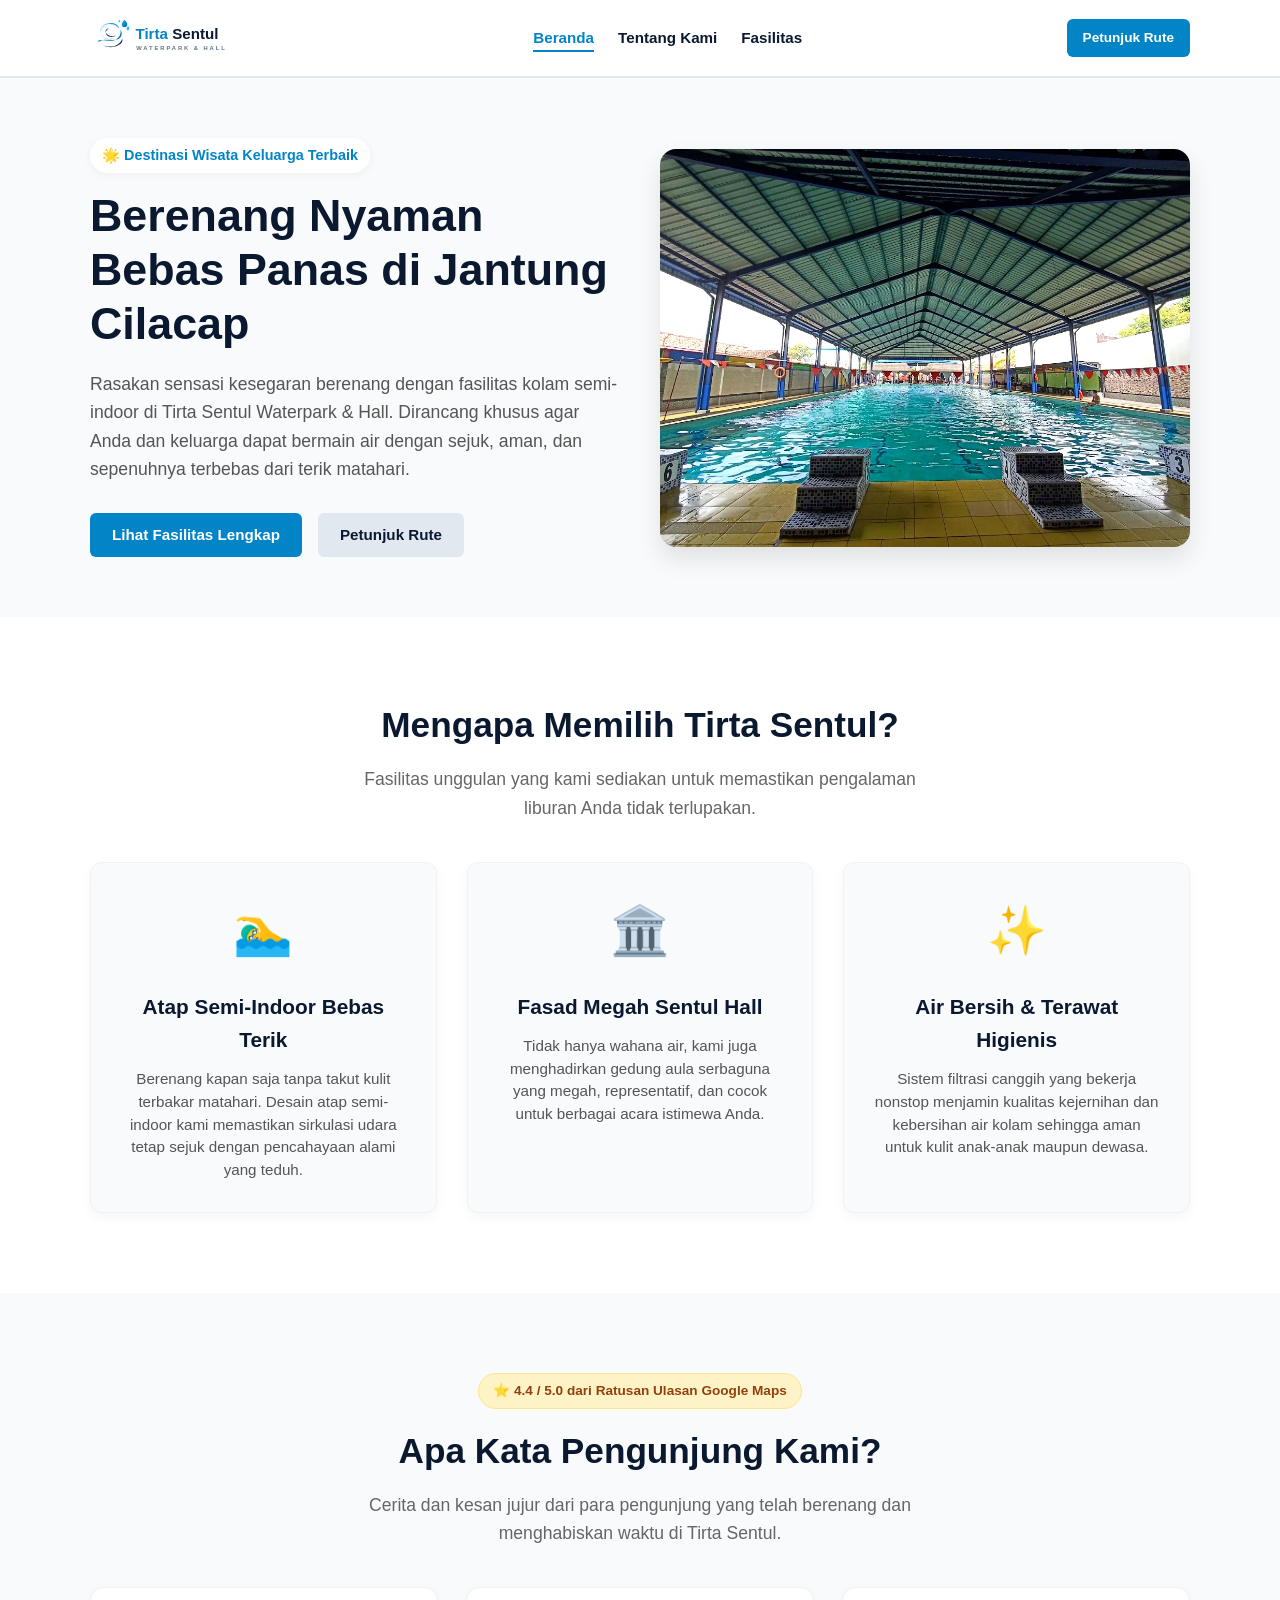
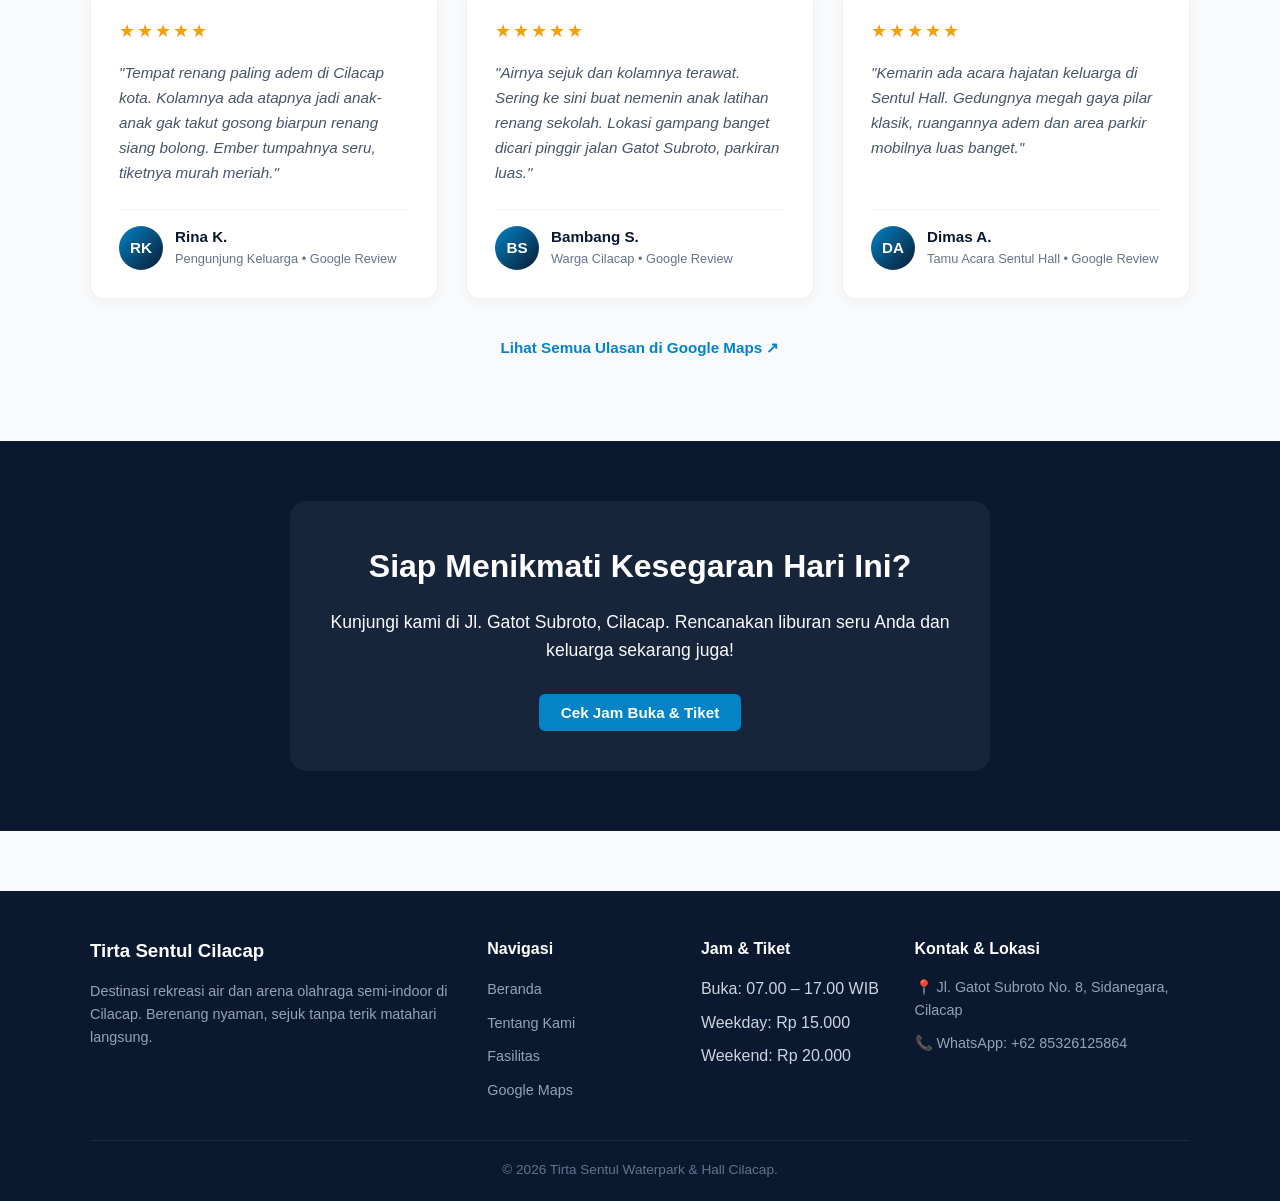
<file: index.html>
<!DOCTYPE html>
<html lang="id">
<head>
  <meta charset="UTF-8">
  <meta name="viewport" content="width=device-width, initial-scale=1.0">
  <title>Beranda - Tirta Sentul Waterpark & Hall Cilacap</title>
  <meta name="description" content="Destinasi renang semi-indoor sejuk di Cilacap. Bebas terik matahari langsung dan hujan.">
  <link rel="icon" type="image/svg+xml" href="assets/images/logo-icon.svg">
  <link rel="stylesheet" href="style.css">
</head>
<body>

  <!-- =========================================================================
       CANONICAL HEADER (DIKELOLA OLEH KETUA / PM)
       ========================================================================= -->
  <header class="site-header">
    <div class="container navbar">
      <a href="index.html" class="brand-logo" aria-label="Tirta Sentul Waterpark & Hall">
        <img src="assets/images/logo.svg" alt="Tirta Sentul Waterpark & Hall" class="brand-logo-img">
      </a>

      <nav>
        <ul class="nav-links">
          <li><a href="index.html">Beranda</a></li>
          <li><a href="tentang.html">Tentang Kami</a></li>
          <li><a href="fasilitas.html">Fasilitas</a></li>
        </ul>
      </nav>

      <a href="https://maps.google.com/?q=Sentul+Waterpark+Cilacap" target="_blank" class="btn btn-primary" style="padding: 8px 16px; font-size: 0.85rem;">
        Petunjuk Rute
      </a>
    </div>
  </header>

  <!-- =========================================================================
       MAIN CONTENT: AREA KERJA KHUSUS PIC 1 (BERANDA)
       Instruksi: Masukkan kode [BLOK 1: HTML] hasil generate AI di bawah ini.
       ========================================================================= -->
  <main id="main-content">
  <!-- HERO SECTION -->
  <section class="home-hero">
    <div class="container">
      <div class="home-hero-layout">
        <div class="home-hero-content">
          <span class="home-hero-badge">🌟 Destinasi Wisata Keluarga Terbaik</span>
          <h1 class="home-hero-title">Berenang Nyaman Bebas Panas di Jantung Cilacap</h1>
          <p class="home-hero-desc">
            Rasakan sensasi kesegaran berenang dengan fasilitas kolam semi-indoor di Tirta Sentul Waterpark & Hall. Dirancang khusus agar Anda dan keluarga dapat bermain air dengan sejuk, aman, dan sepenuhnya terbebas dari terik matahari.
          </p>
        <div class="home-hero-actions">
          <a href="fasilitas.html" class="btn btn-primary">Lihat Fasilitas Lengkap</a>
          <a href="https://maps.google.com/?q=Sentul+Waterpark+Cilacap" target="_blank" rel="noopener noreferrer" class="btn btn-secondary">Petunjuk Rute</a>
        </div>
      </div>
      <div class="home-hero-visual">
        <img src="assets/images/indoor-pool.jpg" alt="Kolam Renang Semi-Indoor Tirta Sentul Cilacap" class="home-hero-img">
      </div>
    </div>
  </div>
  </section>

    <!-- KEUNGGULAN SECTION -->
    <section class="home-highlights">
      <div class="container">
        <div class="home-section-header">
          <h2 class="home-section-title">Mengapa Memilih Tirta Sentul?</h2>
          <p class="home-section-desc">Fasilitas unggulan yang kami sediakan untuk memastikan pengalaman liburan Anda tidak terlupakan.</p>
        </div>
        
        <div class="home-highlights-grid">
          <!-- Kartu 1 -->
          <article class="home-card">
            <div class="home-card-icon">🏊‍♂️</div>
            <h3 class="home-card-title">Atap Semi-Indoor Bebas Terik</h3>
            <p class="home-card-desc">Berenang kapan saja tanpa takut kulit terbakar matahari. Desain atap semi-indoor kami memastikan sirkulasi udara tetap sejuk dengan pencahayaan alami yang teduh.</p>
          </article>

          <!-- Kartu 2 -->
          <article class="home-card">
            <div class="home-card-icon">🏛️</div>
            <h3 class="home-card-title">Fasad Megah Sentul Hall</h3>
            <p class="home-card-desc">Tidak hanya wahana air, kami juga menghadirkan gedung aula serbaguna yang megah, representatif, dan cocok untuk berbagai acara istimewa Anda.</p>
          </article>

          <!-- Kartu 3 -->
          <article class="home-card">
            <div class="home-card-icon">✨</div>
            <h3 class="home-card-title">Air Bersih &amp; Terawat Higienis</h3>
            <p class="home-card-desc">Sistem filtrasi canggih yang bekerja nonstop menjamin kualitas kejernihan dan kebersihan air kolam sehingga aman untuk kulit anak-anak maupun dewasa.</p>
          </article>
        </div>
      </div>
    </section>

    <!-- TESTIMONIALS SECTION (DATA RIIL GOOGLE MAPS REVIEWS) -->
    <section class="home-testimonials">
      <div class="container">
        <div class="home-section-header">
          <span class="home-testimonial-badge">⭐ 4.4 / 5.0 dari Ratusan Ulasan Google Maps</span>
          <h2 class="home-section-title">Apa Kata Pengunjung Kami?</h2>
          <p class="home-section-desc">Cerita dan kesan jujur dari para pengunjung yang telah berenang dan menghabiskan waktu di Tirta Sentul.</p>
        </div>

        <div class="home-testimonials-grid">
          <!-- Testimoni 1: Wisata Keluarga -->
          <article class="home-testimonial-card">
            <div class="home-testimonial-stars" aria-label="Rating 5 dari 5 bintang">★★★★★</div>
            <p class="home-testimonial-quote">
              "Tempat renang paling adem di Cilacap kota. Kolamnya ada atapnya jadi anak-anak gak takut gosong biarpun renang siang bolong. Ember tumpahnya seru, tiketnya murah meriah."
            </p>
            <div class="home-testimonial-author">
              <div class="home-testimonial-avatar">RK</div>
              <div class="home-testimonial-info">
                <strong class="home-testimonial-name">Rina K.</strong>
                <span class="home-testimonial-role">Pengunjung Keluarga • Google Review</span>
              </div>
            </div>
          </article>

          <!-- Testimoni 2: Rombongan Sekolah -->
          <article class="home-testimonial-card">
            <div class="home-testimonial-stars" aria-label="Rating 5 dari 5 bintang">★★★★★</div>
            <p class="home-testimonial-quote">
              "Airnya sejuk dan kolamnya terawat. Sering ke sini buat nemenin anak latihan renang sekolah. Lokasi gampang banget dicari pinggir jalan Gatot Subroto, parkiran luas."
            </p>
            <div class="home-testimonial-author">
              <div class="home-testimonial-avatar">BS</div>
              <div class="home-testimonial-info">
                <strong class="home-testimonial-name">Bambang S.</strong>
                <span class="home-testimonial-role">Warga Cilacap • Google Review</span>
              </div>
            </div>
          </article>

          <!-- Testimoni 3: Acara Sentul Hall -->
          <article class="home-testimonial-card">
            <div class="home-testimonial-stars" aria-label="Rating 5 dari 5 bintang">★★★★★</div>
            <p class="home-testimonial-quote">
              "Kemarin ada acara hajatan keluarga di Sentul Hall. Gedungnya megah gaya pilar klasik, ruangannya adem dan area parkir mobilnya luas banget."
            </p>
            <div class="home-testimonial-author">
              <div class="home-testimonial-avatar">DA</div>
              <div class="home-testimonial-info">
                <strong class="home-testimonial-name">Dimas A.</strong>
                <span class="home-testimonial-role">Tamu Acara Sentul Hall • Google Review</span>
              </div>
            </div>
          </article>
        </div>

        <div class="home-testimonial-footer">
          <a href="https://maps.google.com/?q=Sentul+Waterpark+Cilacap" target="_blank" rel="noopener noreferrer" class="home-testimonial-link">
            Lihat Semua Ulasan di Google Maps ↗
          </a>
        </div>
      </div>
    </section>

    <!-- CALL TO ACTION (CTA) SECTION -->
    <section class="home-cta-banner">
      <div class="container">
        <div class="home-cta-content">
          <h2 class="home-cta-title">Siap Menikmati Kesegaran Hari Ini?</h2>
          <p class="home-cta-desc">Kunjungi kami di Jl. Gatot Subroto, Cilacap. Rencanakan liburan seru Anda dan keluarga sekarang juga!</p>
          <button type="button" id="btn-info-tiket" class="btn btn-primary">Cek Jam Buka & Tiket</button>
        </div>
      </div>
    </section>

        <!-- MODAL POP-UP INFO TIKET & JAM OPERASIONAL -->
    <dialog id="modal-info-tiket" class="home-modal">
      <div class="home-modal-content">
        <div class="home-modal-header">
          <h3 class="home-modal-title">🎫 Informasi Tiket & Jam Buka</h3>
          <button type="button" id="btn-close-modal" class="home-modal-close" aria-label="Tutup Modal">&times;</button>
        </div>
        
        <div class="home-modal-body">
          <p>Selamat datang di <strong>Tirta Sentul Waterpark & Hall Cilacap</strong>! Berikut rincian tarif masuk dan waktu operasional kami:</p>
          
          <div class="home-modal-price-box">
            <div class="home-modal-price-item">
              <span>Senin – Jumat (Weekday)</span>
              <span>Rp 15.000 / orang</span>
            </div>
            <div class="home-modal-price-item">
              <span>Sabtu – Minggu &amp; Libur Nasional</span>
              <span>Rp 20.000 / orang</span>
            </div>
            <div class="home-modal-price-item">
              <span>Rombongan Sekolah / Instansi</span>
              <span>Hubungi WA</span>
            </div>
            <div class="home-modal-price-item">
              <span>Jam Operasional</span>
              <span>07.30 – 17.00 WIB</span>
            </div>
          </div>
          
          <p class="home-modal-note">📍 <em>Jl. Gatot Subroto No. 8, Sidanegara, Cilacap</em></p>
        </div>

        <div class="home-modal-actions">
          <a href="https://wa.me/6285326125864?text=Halo%20Tirta%20Sentul,%20saya%20ingin%20tanya%20info%20tiket%20dan%20booking%20rombongan%20sekolah" 
             target="_blank" 
             rel="noopener noreferrer" 
             class="btn btn-primary">
            💬 Hubungi WhatsApp
          </a>
          <a href="https://maps.google.com/?q=Sentul+Waterpark+Cilacap" 
             target="_blank" 
             rel="noopener noreferrer" 
             class="btn btn-secondary">
            📍 Buka Google Maps
          </a>
        </div>
      </div>
    </dialog>

  </main>

  <!-- =========================================================================
       CANONICAL FOOTER (DIKELOLA OLEH KETUA / PM)
       ========================================================================= -->
  <footer class="site-footer">
    <div class="container footer-grid">
      <div class="footer-col">
        <h3>Tirta Sentul Cilacap</h3>
        <p>Destinasi rekreasi air dan arena olahraga semi-indoor di Cilacap. Berenang nyaman, sejuk tanpa terik matahari langsung.</p>
      </div>

      <div class="footer-col">
        <h4>Navigasi</h4>
        <ul class="footer-links">
          <li><a href="index.html">Beranda</a></li>
          <li><a href="tentang.html">Tentang Kami</a></li>
          <li><a href="fasilitas.html">Fasilitas</a></li>
          <li><a href="https://maps.google.com/?q=Sentul+Waterpark+Cilacap" target="_blank">Google Maps</a></li>
        </ul>
      </div>

      <div class="footer-col">
        <h4>Jam & Tiket</h4>
        <ul class="footer-links">
          <li>Buka: 07.00 – 17.00 WIB</li>
          <li>Weekday: Rp 15.000</li>
          <li>Weekend: Rp 20.000</li>
        </ul>
      </div>

      <div class="footer-col">
        <h4>Kontak & Lokasi</h4>
        <div class="footer-contact-item">
          <span>📍 Jl. Gatot Subroto No. 8, Sidanegara, Cilacap</span>
        </div>
        <div class="footer-contact-item">
          <span>📞 WhatsApp: +62 85326125864</span>
        </div>
      </div>
    </div>

    <div class="container footer-bottom">
      <p>&copy; 2026 Tirta Sentul Waterpark & Hall Cilacap.</p>
    </div>
  </footer>

  <script src="script.js"></script>
</body>
</html>
</file>
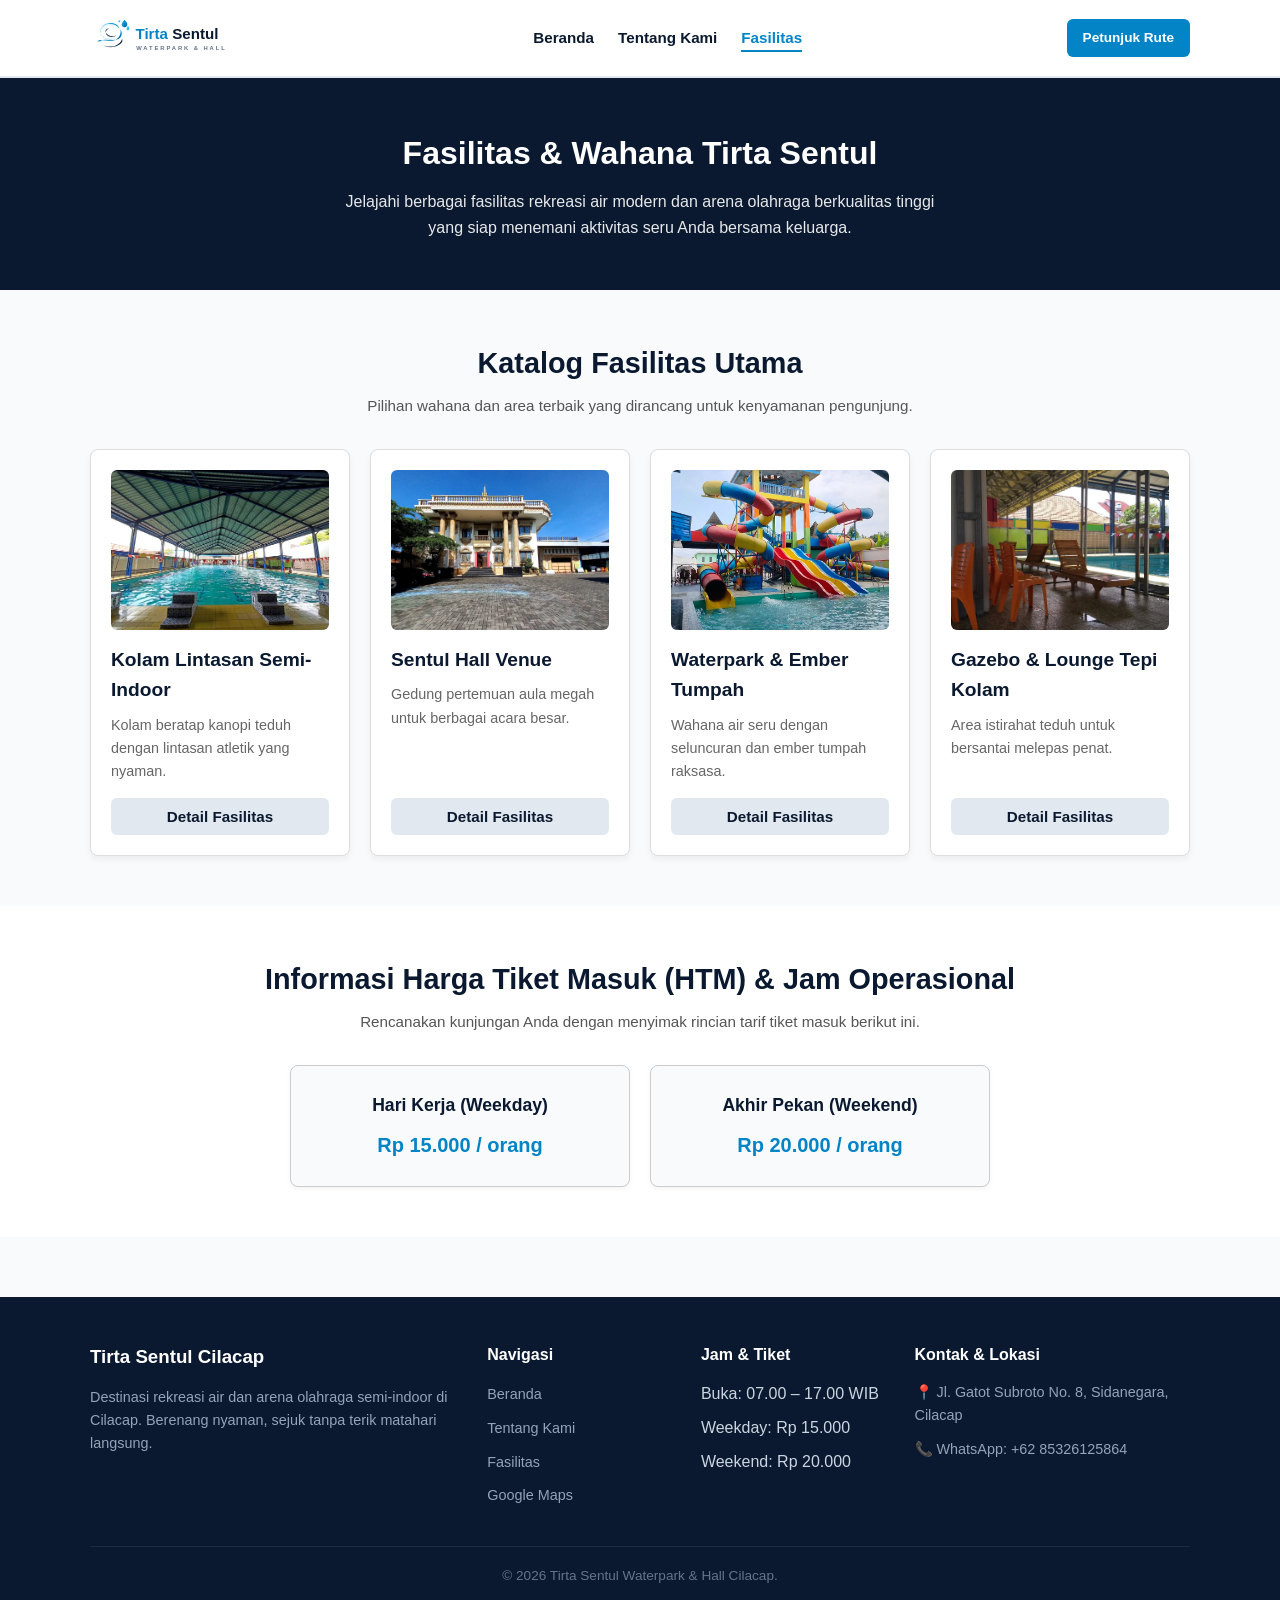
<file: fasilitas.html>
<!DOCTYPE html>
<html lang="id">
<head>
  <meta charset="UTF-8">
  <meta name="viewport" content="width=device-width, initial-scale=1.0">
  <title>Fasilitas & Wahana - Tirta Sentul Waterpark & Hall Cilacap</title>
  <link rel="icon" type="image/svg+xml" href="assets/images/logo-icon.svg">
  <link rel="stylesheet" href="style.css">
</head>
<body>

  <!-- HEADER BERSAMA -->
  <header class="site-header">
    <div class="container navbar">
      <a href="index.html" class="brand-logo" aria-label="Tirta Sentul Waterpark & Hall">
        <img src="assets/images/logo.svg" alt="Tirta Sentul Waterpark & Hall" class="brand-logo-img">
      </a>

      <nav>
        <ul class="nav-links">
          <li><a href="index.html">Beranda</a></li>
          <li><a href="tentang.html">Tentang Kami</a></li>
          <li><a href="fasilitas.html">Fasilitas</a></li>
        </ul>
      </nav>

      <a href="https://maps.google.com/?q=Sentul+Waterpark+Cilacap" target="_blank" class="btn btn-primary" style="padding: 8px 16px; font-size: 0.85rem;">
        Petunjuk Rute
      </a>
    </div>
  </header>

  <!-- =======================================================================
       AREA KERJA PIC: MASUKKAN KONTEN <main> DI BAWAH INI
       ======================================================================= -->
  <main id="main-content">
    <!-- HERO SUBPAGE -->
    <section class="facility-hero">
      <div class="container">
        <h2>Fasilitas & Wahana Tirta Sentul</h2>
        <p>Jelajahi berbagai fasilitas rekreasi air modern dan arena olahraga berkualitas tinggi yang siap menemani aktivitas seru Anda bersama keluarga.</p>
      </div>
    </section>

    <!-- KATALOG 4 FASILITAS UNGGULAN -->
    <section class="facility-catalog">
      <div class="container">
        <div class="facility-section-header">
          <h2>Katalog Fasilitas Utama</h2>
          <p>Pilihan wahana dan area terbaik yang dirancang untuk kenyamanan pengunjung.</p>
        </div>

        <div class="facility-grid">
          <!-- Kartu 1 -->
          <div class="facility-card">
            <img src="assets/images/indoor-pool.jpg" alt="Kolam Lintasan Semi-Indoor">
            <h3>Kolam Lintasan Semi-Indoor</h3>
            <p>Kolam beratap kanopi teduh dengan lintasan atletik yang nyaman.</p>
            <button type="button" class="btn btn-secondary btn-detail-fasilitas" data-info="Kolam beratap kanopi teduh dengan 6 lintasan renang atletik dan kedalaman bertingkat 1 hingga 2 meter.">Detail Fasilitas</button>
          </div>

          <!-- Kartu 2 -->
          <div class="facility-card">
            <img src="assets/images/facade-entrance.jpg" alt="Sentul Hall Venue">
            <h3>Sentul Hall Venue</h3>
            <p>Gedung pertemuan aula megah untuk berbagai acara besar.</p>
            <button type="button" class="btn btn-secondary btn-detail-fasilitas" data-info="Gedung pertemuan aula megah berpilar klasik Romawi dengan kapasitas ratusan tamu dan area parkir sangat luas.">Detail Fasilitas</button>
          </div>

          <!-- Kartu 3 -->
          <div class="facility-card">
            <img src="assets/images/waterpark-slides.jpg" alt="Waterpark & Ember Tumpah">
            <h3>Waterpark & Ember Tumpah</h3>
            <p>Wahana air seru dengan seluncuran dan ember tumpah raksasa.</p>
            <button type="button" class="btn btn-secondary btn-detail-fasilitas" data-info="Wahana air ceria untuk keluarga dengan seluncuran berkelok, ember tumpah raksasa, dan kolam dangkal aman.">Detail Fasilitas</button>
          </div>

          <!-- Kartu 4 -->
          <div class="facility-card">
            <img src="assets/images/relax-gazebo.jpg" alt="Gazebo & Lounge Tepi Kolam">
            <h3>Gazebo & Lounge Tepi Kolam</h3>
            <p>Area istirahat teduh untuk bersantai melepas penat.</p>
            <button type="button" class="btn btn-secondary btn-detail-fasilitas" data-info="Area istirahat teduh dilengkapi gazebo kayu bersih dan kursi malas modern yang bebas digunakan pengunjung.">Detail Fasilitas</button>
          </div>
        </div>
      </div>
    </section>

    <!-- SECTION INFORMASI HTM & JAM BUKA -->
    <section class="facility-pricing">
      <div class="container">
        <div class="facility-section-header">
          <h2>Informasi Harga Tiket Masuk (HTM) & Jam Operasional</h2>
          <p>Rencanakan kunjungan Anda dengan menyimak rincian tarif tiket masuk berikut ini.</p>
        </div>
        <div class="facility-pricing-grid">
          <div class="facility-pricing-card">
            <h3>Hari Kerja (Weekday)</h3>
            <p class="price">Rp 15.000 / orang</p>
          </div>
          <div class="facility-pricing-card">
            <h3>Akhir Pekan (Weekend)</h3>
            <p class="price">Rp 20.000 / orang</p>
          </div>
        </div>
      </div>
    </section>
  </main>

  <!-- FOOTER BERSAMA -->
  <footer class="site-footer">
    <div class="container footer-grid">
      <div class="footer-col">
        <h3>Tirta Sentul Cilacap</h3>
        <p>Destinasi rekreasi air dan arena olahraga semi-indoor di Cilacap. Berenang nyaman, sejuk tanpa terik matahari langsung.</p>
      </div>

      <div class="footer-col">
        <h4>Navigasi</h4>
        <ul class="footer-links">
          <li><a href="index.html">Beranda</a></li>
          <li><a href="tentang.html">Tentang Kami</a></li>
          <li><a href="fasilitas.html">Fasilitas</a></li>
          <li><a href="https://maps.google.com/?q=Sentul+Waterpark+Cilacap" target="_blank">Google Maps</a></li>
        </ul>
      </div>

      <div class="footer-col">
        <h4>Jam & Tiket</h4>
        <ul class="footer-links">
          <li>Buka: 07.00 – 17.00 WIB</li>
          <li>Weekday: Rp 15.000</li>
          <li>Weekend: Rp 20.000</li>
        </ul>
      </div>

      <div class="footer-col">
        <h4>Kontak & Lokasi</h4>
        <div class="footer-contact-item">
          <span>📍 Jl. Gatot Subroto No. 8, Sidanegara, Cilacap</span>
        </div>
        <div class="footer-contact-item">
          <span>📞 WhatsApp: +62 85326125864</span>
        </div>
      </div>
    </div>

    <div class="container footer-bottom">
      <p>&copy; 2026 Tirta Sentul Waterpark & Hall Cilacap.</p>
    </div>
  </footer>

  <script src="script.js"></script>
</body>
</html>
</file>
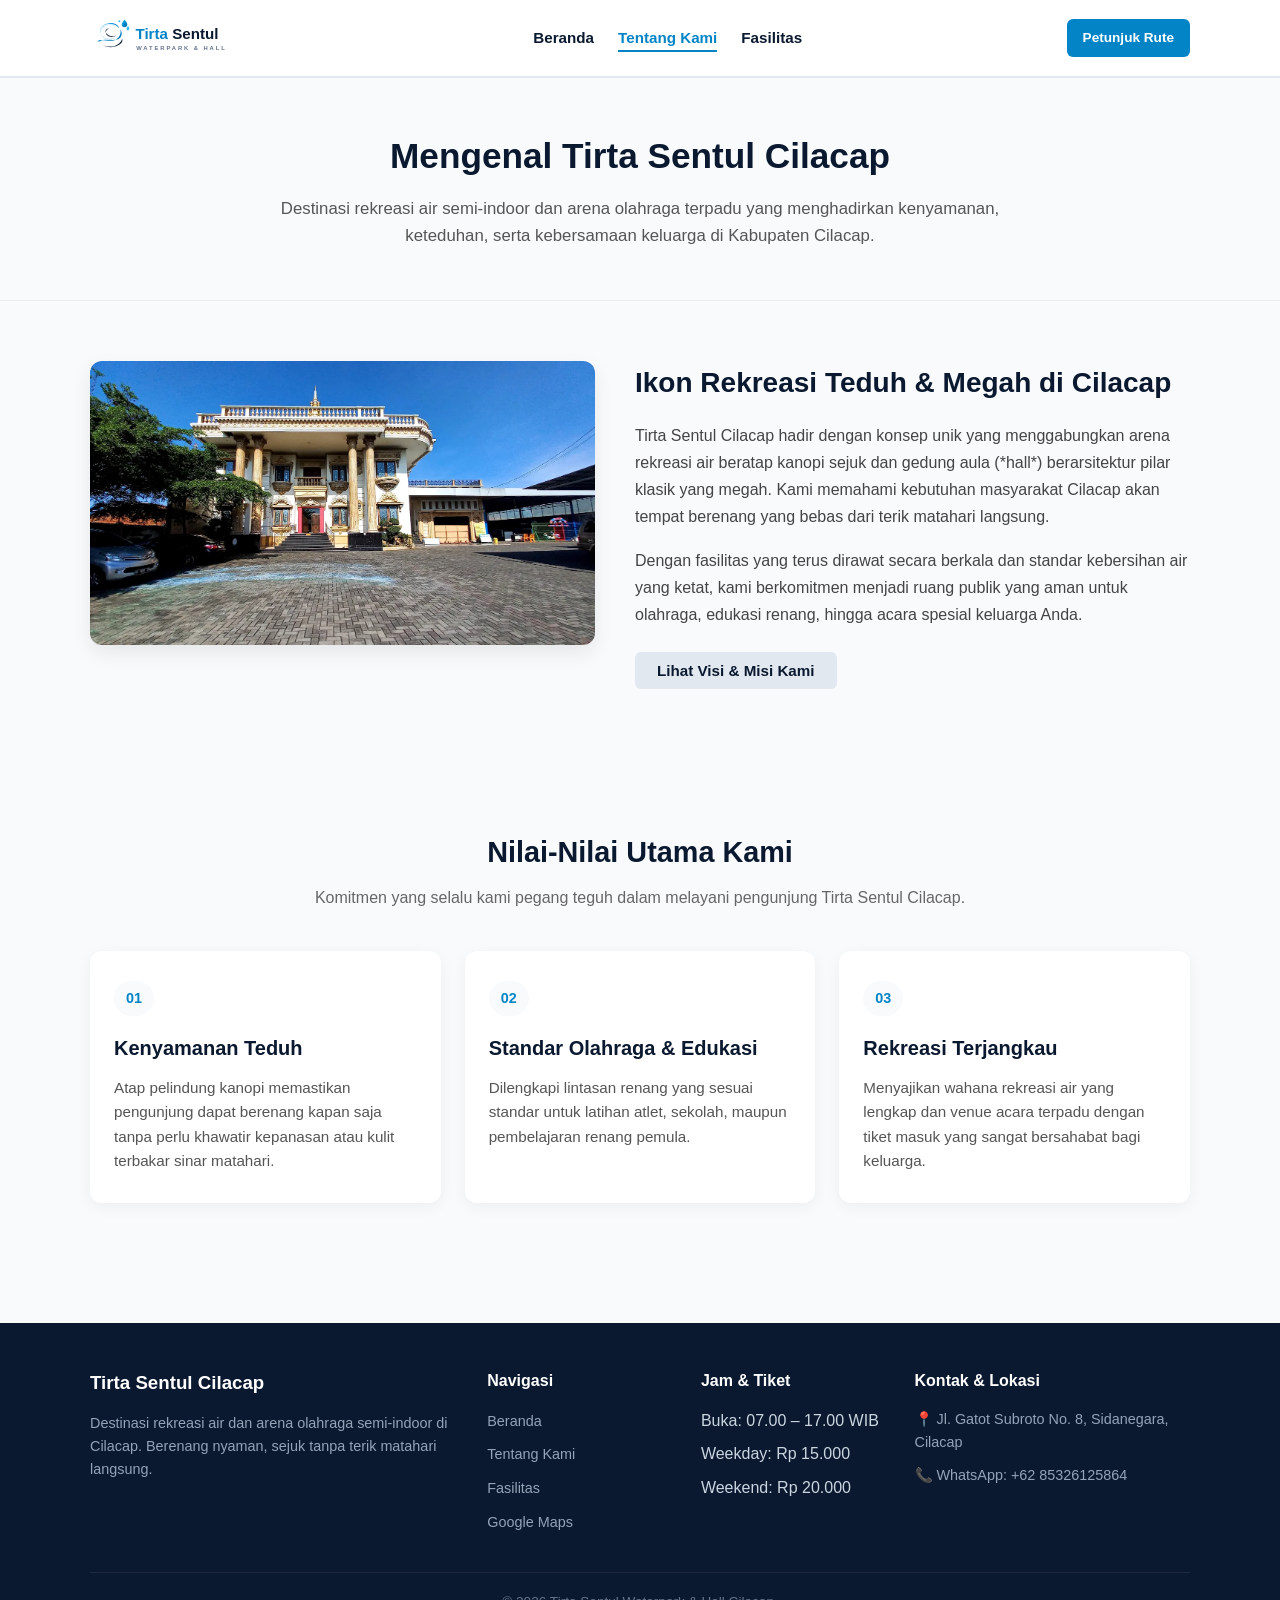
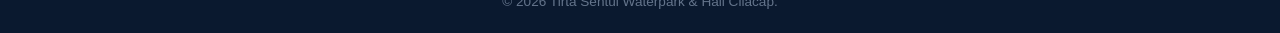
<file: tentang.html>
<!DOCTYPE html>
<html lang="id">
<head>
  <meta charset="UTF-8">
  <meta name="viewport" content="width=device-width, initial-scale=1.0">
  <title>Tentang Kami - Tirta Sentul Waterpark & Hall Cilacap</title>
  <link rel="icon" type="image/svg+xml" href="assets/images/logo-icon.svg">
  <link rel="stylesheet" href="style.css">
</head>
<body>

  <!-- HEADER BERSAMA -->
  <header class="site-header">
    <div class="container navbar">
      <a href="index.html" class="brand-logo" aria-label="Tirta Sentul Waterpark & Hall">
        <img src="assets/images/logo.svg" alt="Tirta Sentul Waterpark & Hall" class="brand-logo-img">
      </a>

      <nav>
        <ul class="nav-links">
          <li><a href="index.html">Beranda</a></li>
          <li><a href="tentang.html">Tentang Kami</a></li>
          <li><a href="fasilitas.html">Fasilitas</a></li>
        </ul>
      </nav>

      <a href="https://maps.google.com/?q=Sentul+Waterpark+Cilacap" target="_blank" class="btn btn-primary" style="padding: 8px 16px; font-size: 0.85rem;">
        Petunjuk Rute
      </a>
    </div>
  </header>

  <!-- =======================================================================
       AREA KERJA PIC 2: HALAMAN TENTANG KAMI
       ======================================================================= -->
  <main id="main-content">
    <!-- Hero Subpage -->
    <section class="about-hero">
      <div class="container">
        <h1 class="about-hero-title">Mengenal Tirta Sentul Cilacap</h1>
        <p class="about-hero-subtitle">Destinasi rekreasi air semi-indoor dan arena olahraga terpadu yang menghadirkan kenyamanan, keteduhan, serta kebersamaan keluarga di Kabupaten Cilacap.</p>
      </div>
    </section>

    <!-- Profil & Komitmen -->
    <section class="about-profile">
      <div class="container about-profile-grid">
        <div class="about-profile-image-wrap">
          <img src="assets/images/facade-entrance.jpg" alt="Fasad Pilar Romawi Tirta Sentul Hall" class="about-profile-img">
        </div>
        <div class="about-profile-content">
          <h2 class="about-profile-title">Ikon Rekreasi Teduh & Megah di Cilacap</h2>
          <p class="about-profile-text">
            Tirta Sentul Cilacap hadir dengan konsep unik yang menggabungkan arena rekreasi air beratap kanopi sejuk dan gedung aula (*hall*) berarsitektur pilar klasik yang megah. Kami memahami kebutuhan masyarakat Cilacap akan tempat berenang yang bebas dari terik matahari langsung.
          </p>
          <p class="about-profile-text">
            Dengan fasilitas yang terus dirawat secara berkala dan standar kebersihan air yang ketat, kami berkomitmen menjadi ruang publik yang aman untuk olahraga, edukasi renang, hingga acara spesial keluarga Anda.
          </p>

          <div class="about-actions">
            <button type="button" id="btn-toggle-visi" class="btn btn-secondary">Lihat Visi & Misi Kami</button>
          </div>

          <div id="box-visi-misi" class="about-hidden about-box-visi">
            <h3 class="about-visi-title">Visi Kami</h3>
            <p class="about-visi-text">Menjadi kawasan rekreasi air dan fasilitas publik terdepan di Cilacap yang mengedepankan kenyamanan, keamanan, dan pelayanan ramah keluarga.</p>
            
            <h3 class="about-misi-title">Misi Kami</h3>
            <ul class="about-misi-list">
              <li>Menyediakan fasilitas kolam renang semi-indoor yang bersih, higienis, dan sejuk.</li>
              <li>Menyediakan venue hall berkapasitas besar untuk mendukung berbagai kegiatan masyarakat dan acara formal.</li>
              <li>Memberikan pelayanan terbaik dengan harga tiket yang terjangkau bagi seluruh lapisan masyarakat.</li>
            </ul>
          </div>
        </div>
      </div>
    </section>

    <!-- Nilai Utama -->
    <section class="about-values">
      <div class="container">
        <div class="about-section-header">
          <h2 class="about-section-title">Nilai-Nilai Utama Kami</h2>
          <p class="about-section-subtitle">Komitmen yang selalu kami pegang teguh dalam melayani pengunjung Tirta Sentul Cilacap.</p>
        </div>

        <div class="about-values-grid">
          <div class="about-card">
            <div class="about-card-badge">01</div>
            <h3 class="about-card-title">Kenyamanan Teduh</h3>
            <p class="about-card-text">Atap pelindung kanopi memastikan pengunjung dapat berenang kapan saja tanpa perlu khawatir kepanasan atau kulit terbakar sinar matahari.</p>
          </div>

          <div class="about-card">
            <div class="about-card-badge">02</div>
            <h3 class="about-card-title">Standar Olahraga & Edukasi</h3>
            <p class="about-card-text">Dilengkapi lintasan renang yang sesuai standar untuk latihan atlet, sekolah, maupun pembelajaran renang pemula.</p>
          </div>

          <div class="about-card">
            <div class="about-card-badge">03</div>
            <h3 class="about-card-title">Rekreasi Terjangkau</h3>
            <p class="about-card-text">Menyajikan wahana rekreasi air yang lengkap dan venue acara terpadu dengan tiket masuk yang sangat bersahabat bagi keluarga.</p>
          </div>
        </div>
      </div>
    </section>
  </main>

  <!-- FOOTER BERSAMA -->
  <footer class="site-footer">
    <div class="container footer-grid">
      <div class="footer-col">
        <h3>Tirta Sentul Cilacap</h3>
        <p>Destinasi rekreasi air dan arena olahraga semi-indoor di Cilacap. Berenang nyaman, sejuk tanpa terik matahari langsung.</p>
      </div>

      <div class="footer-col">
        <h4>Navigasi</h4>
        <ul class="footer-links">
          <li><a href="index.html">Beranda</a></li>
          <li><a href="tentang.html">Tentang Kami</a></li>
          <li><a href="fasilitas.html">Fasilitas</a></li>
          <li><a href="https://maps.google.com/?q=Sentul+Waterpark+Cilacap" target="_blank">Google Maps</a></li>
        </ul>
      </div>

      <div class="footer-col">
        <h4>Jam & Tiket</h4>
        <ul class="footer-links">
          <li>Buka: 07.00 – 17.00 WIB</li>
          <li>Weekday: Rp 15.000</li>
          <li>Weekend: Rp 20.000</li>
        </ul>
      </div>

      <div class="footer-col">
        <h4>Kontak & Lokasi</h4>
        <div class="footer-contact-item">
          <span>📍 Jl. Gatot Subroto No. 8, Sidanegara, Cilacap</span>
        </div>
        <div class="footer-contact-item">
          <span>📞 WhatsApp: +62 85326125864</span>
        </div>
      </div>
    </div>

    <div class="container footer-bottom">
      <p>&copy; 2026 Tirta Sentul Waterpark & Hall Cilacap.</p>
    </div>
  </footer>

  <script src="script.js"></script>
</body>
</html>
</file>
<file: style.css>
/* ==========================================================================
   TIRTA SENTUL WATERPARK & HALL CILACAP - STYLESHEET TUNGGAL
   Mata Kuliah: Pemrograman Web Dasar - Politeknik Negeri Cilacap
   Struktur: Multi-Page Application (MPA) dengan Zonasi Git Kolaboratif
   ========================================================================== */

/* --------------------------------------------------------------------------
   1. RESET & VARIABLE GLOBAL (Dikelola oleh Ketua / PM)
   -------------------------------------------------------------------------- */
* {
  margin: 0;
  padding: 0;
  box-sizing: border-box;
}

:root {
  --primary-color: #0284c7;    /* Biru Air Tirta Sentul */
  --primary-hover: #0369a1;    /* Biru lebih gelap saat hover */
  --navy-color: #0a192f;        /* Navy Gelap untuk teks judul & footer */
  --bg-light: #f8fafc;          /* Latar belakang halaman */
  --text-color: #334155;        /* Warna teks isi / paragraf */
  --text-muted: #64748b;        /* Teks sekunder / abu-abu */
  --white: #ffffff;             /* Putih murni */
  --border-color: #e2e8f0;      /* Garis pembatas */
}

body {
  font-family: 'Segoe UI', Tahoma, Geneva, Verdana, sans-serif;
  color: var(--text-color);
  background-color: var(--bg-light);
  line-height: 1.6;
}

img {
  max-width: 100%;
  height: auto;
  display: block;
}

/* --------------------------------------------------------------------------
   2. KOMPONEN BERSAMA (Container & Tombol Reusable)
   -------------------------------------------------------------------------- */
.container {
  width: 90%;
  max-width: 1100px;
  margin: 0 auto;
}

.btn {
  display: inline-block;
  padding: 10px 22px;
  font-size: 0.95rem;
  font-weight: 600;
  text-decoration: none;
  border-radius: 6px;
  cursor: pointer;
  border: none;
  transition: background-color 0.2s ease, transform 0.2s ease;
}

.btn-primary {
  background-color: var(--primary-color);
  color: var(--white);
}

.btn-primary:hover {
  background-color: var(--primary-hover);
  transform: translateY(-2px);
}

.btn-secondary {
  background-color: #e2e8f0;
  color: var(--navy-color);
}

.btn-secondary:hover {
  background-color: #cbd5e1;
  transform: translateY(-2px);
}

/* --------------------------------------------------------------------------
   3. HEADER & NAVBAR BERSAMA (Dikelola oleh Ketua / PM)
   -------------------------------------------------------------------------- */
.site-header {
  background-color: var(--white);
  border-bottom: 2px solid var(--border-color);
  position: sticky;
  top: 0;
  z-index: 100;
}

.navbar {
  display: flex;
  justify-content: space-between;
  align-items: center;
  padding: 16px 0;
}

.brand-logo {
  display: flex;
  align-items: center;
  gap: 8px;
  text-decoration: none;
}

.brand-logo-img {
  height: 44px;
  width: auto;
  display: block;
  transition: transform 0.2s ease;
}

.brand-logo:hover .brand-logo-img {
  transform: scale(1.02);
}

.nav-links {
  display: flex;
  gap: 24px;
  list-style: none;
}

.nav-links a {
  text-decoration: none;
  color: var(--navy-color);
  font-weight: 600;
  font-size: 0.95rem;
  padding-bottom: 4px;
  transition: color 0.2s ease, border-bottom 0.2s ease;
}

.nav-links a:hover,
.nav-links a.active {
  color: var(--primary-color);
  border-bottom: 2px solid var(--primary-color);
}

/* --------------------------------------------------------------------------
   4. FOOTER BERSAMA (Dikelola oleh Ketua / PM)
   -------------------------------------------------------------------------- */
.site-footer {
  background-color: var(--navy-color);
  color: #cbd5e1;
  padding: 45px 0 20px 0;
  margin-top: 60px;
}

.footer-grid {
  display: grid;
  grid-template-columns: 2fr 1fr 1fr 1.5fr;
  gap: 30px;
  margin-bottom: 30px;
}

.footer-col h3,
.footer-col h4 {
  color: var(--white);
  margin-bottom: 14px;
}

.footer-col p {
  font-size: 0.9rem;
  line-height: 1.6;
  color: #94a3b8;
}

.footer-links {
  list-style: none;
}

.footer-links li {
  margin-bottom: 8px;
}

.footer-links a {
  color: #94a3b8;
  text-decoration: none;
  font-size: 0.9rem;
  transition: color 0.2s ease;
}

.footer-links a:hover {
  color: var(--primary-color);
}

.footer-contact-item {
  display: flex;
  gap: 8px;
  margin-bottom: 10px;
  font-size: 0.9rem;
  color: #94a3b8;
}

.footer-bottom {
  text-align: center;
  border-top: 1px solid #1e293b;
  padding-top: 18px;
  font-size: 0.85rem;
  color: #64748b;
}

/* ==========================================================================
   5. BAGIAN PIC 1: HALAMAN BERANDA (index.html)
   ========================================================================== */
.home-hero {
  padding: 60px 0;
  background-color: var(--bg-light);
}

.home-hero-layout {
  display: flex;
  align-items: center;
  justify-content: space-between;
  gap: 40px;
}

.home-hero-content {
  flex: 1;
  max-width: 600px;
}

.home-hero-badge {
  display: inline-block;
  background-color: var(--white);
  color: var(--primary-color);
  padding: 6px 12px;
  border-radius: 20px;
  font-size: 0.9rem;
  font-weight: bold;
  margin-bottom: 16px;
  box-shadow: 0 2px 8px rgba(0,0,0,0.05);
}

.home-hero-title {
  color: var(--navy-color);
  font-size: 2.8rem;
  line-height: 1.2;
  margin-bottom: 20px;
}

.home-hero-desc {
  font-size: 1.1rem;
  line-height: 1.6;
  color: #555;
  margin-bottom: 30px;
}

.home-hero-actions {
  display: flex;
  gap: 16px;
  flex-wrap: wrap;
}

.home-hero-visual {
  flex: 1;
}

.home-hero-img {
  width: 100%;
  height: auto;
  border-radius: 16px;
  box-shadow: 0 12px 24px rgba(0,0,0,0.1);
  object-fit: cover;
}

.home-section-header {
  text-align: center;
  margin-bottom: 40px;
}

.home-section-title {
  color: var(--navy-color);
  font-size: 2.2rem;
  margin-bottom: 12px;
}

.home-section-desc {
  color: #666;
  font-size: 1.1rem;
  max-width: 600px;
  margin: 0 auto;
}

.home-highlights {
  padding: 80px 0;
  background-color: var(--white);
}

.home-highlights-grid {
  display: grid;
  grid-template-columns: repeat(3, 1fr);
  gap: 30px;
}

.home-card {
  background-color: var(--bg-light);
  padding: 30px;
  border-radius: 12px;
  text-align: center;
  box-shadow: 0 4px 12px rgba(0,0,0,0.04);
  transition: transform 0.3s ease, box-shadow 0.3s ease;
  border: 1px solid rgba(0,0,0,0.03);
}

.home-card:hover {
  transform: translateY(-8px);
  box-shadow: 0 12px 24px rgba(0,0,0,0.08);
}

.home-card-icon {
  font-size: 3rem;
  margin-bottom: 20px;
}

.home-card-title {
  color: var(--navy-color);
  font-size: 1.3rem;
  margin-bottom: 12px;
}

.home-card-desc {
  color: #555;
  line-height: 1.5;
  font-size: 0.95rem;
}

/* TESTIMONIALS SECTION (GOOGLE MAPS REVIEWS) */
.home-testimonials {
  padding: 80px 0;
  background-color: var(--bg-light);
}

.home-testimonial-badge {
  display: inline-block;
  background-color: #fef3c7;
  color: #92400e;
  padding: 6px 14px;
  border-radius: 20px;
  font-size: 0.85rem;
  font-weight: 700;
  margin-bottom: 14px;
  border: 1px solid #fde68a;
}

.home-testimonials-grid {
  display: grid;
  grid-template-columns: repeat(3, 1fr);
  gap: 28px;
  margin-bottom: 36px;
}

.home-testimonial-card {
  background-color: var(--white);
  border-radius: 14px;
  padding: 28px;
  box-shadow: 0 4px 12px rgba(0, 0, 0, 0.04);
  border: 1px solid rgba(0, 0, 0, 0.05);
  display: flex;
  flex-direction: column;
  justify-content: space-between;
  transition: transform 0.3s ease, box-shadow 0.3s ease;
}

.home-testimonial-card:hover {
  transform: translateY(-6px);
  box-shadow: 0 12px 24px rgba(0, 0, 0, 0.08);
}

.home-testimonial-stars {
  color: #f59e0b;
  font-size: 1.15rem;
  letter-spacing: 2px;
  margin-bottom: 14px;
}

.home-testimonial-quote {
  color: #475569;
  font-size: 0.95rem;
  line-height: 1.65;
  font-style: italic;
  margin-bottom: 24px;
  flex-grow: 1;
}

.home-testimonial-author {
  display: flex;
  align-items: center;
  gap: 12px;
  padding-top: 16px;
  border-top: 1px solid #f1f5f9;
}

.home-testimonial-avatar {
  width: 44px;
  height: 44px;
  border-radius: 50%;
  background: linear-gradient(135deg, var(--primary-color), var(--navy-color));
  color: var(--white);
  display: flex;
  align-items: center;
  justify-content: center;
  font-weight: 700;
  font-size: 0.95rem;
  flex-shrink: 0;
}

.home-testimonial-info {
  display: flex;
  flex-direction: column;
}

.home-testimonial-name {
  color: var(--navy-color);
  font-size: 0.95rem;
  line-height: 1.3;
}

.home-testimonial-role {
  color: #64748b;
  font-size: 0.8rem;
  margin-top: 2px;
}

.home-testimonial-footer {
  text-align: center;
}

.home-testimonial-link {
  display: inline-flex;
  align-items: center;
  gap: 6px;
  color: var(--primary-color);
  font-weight: 600;
  font-size: 0.95rem;
  text-decoration: none;
  transition: color 0.2s;
}

.home-testimonial-link:hover {
  color: var(--navy-color);
  text-decoration: underline;
}

.home-cta-banner {
  padding: 60px 0;
  background-color: var(--navy-color);
  text-align: center;
}

.home-cta-content {
  max-width: 700px;
  margin: 0 auto;
  padding: 40px;
  background-color: rgba(255,255,255,0.05);
  border-radius: 16px;
}

.home-cta-title {
  color: var(--white);
  font-size: 2rem;
  margin-bottom: 16px;
}

.home-cta-desc {
  color: var(--bg-light);
  font-size: 1.1rem;
  margin-bottom: 30px;
}

.home-modal {
  border: none;
  border-radius: 16px;
  padding: 0;
  max-width: 520px;
  width: 90%;
  box-shadow: 0 20px 40px rgba(0, 0, 0, 0.25);
  margin: auto;
}

.home-modal::backdrop {
  background: rgba(10, 25, 47, 0.65);
  backdrop-filter: blur(4px);
}

.home-modal-content {
  padding: 28px;
  background-color: var(--white);
}

.home-modal-header {
  display: flex;
  justify-content: space-between;
  align-items: center;
  margin-bottom: 16px;
  padding-bottom: 12px;
  border-bottom: 1px solid var(--border-color);
}

.home-modal-title {
  color: var(--navy-color);
  font-size: 1.25rem;
  margin: 0;
}

.home-modal-close {
  background: none;
  border: none;
  font-size: 1.8rem;
  line-height: 1;
  color: #64748b;
  cursor: pointer;
  padding: 0 4px;
  transition: color 0.2s;
}

.home-modal-close:hover {
  color: var(--navy-color);
}

.home-modal-body {
  color: #475569;
  font-size: 0.95rem;
  line-height: 1.6;
  margin-bottom: 24px;
}

.home-modal-price-box {
  background-color: var(--bg-light);
  border-radius: 10px;
  padding: 14px 16px;
  margin: 14px 0;
  border-left: 4px solid var(--primary-color);
}

.home-modal-price-item {
  display: flex;
  justify-content: space-between;
  padding: 6px 0;
  font-weight: 500;
  border-bottom: 1px dashed #e2e8f0;
}

.home-modal-price-item:last-child {
  border-bottom: none;
}

.home-modal-price-item span:last-child {
  font-weight: 700;
  color: var(--primary-color);
}

.home-modal-note {
  font-size: 0.85rem;
  color: #64748b;
  margin-top: 10px;
}

.home-modal-actions {
  display: flex;
  gap: 12px;
  flex-wrap: wrap;
}

.home-modal-actions .btn {
  flex: 1;
  text-align: center;
  justify-content: center;
  font-size: 0.9rem;
  padding: 10px 14px;
}

@media (max-width: 768px) {
  .home-hero-layout {
    flex-direction: column;
    text-align: center;
  }
  
  .home-hero-actions {
    justify-content: center;
  }

  .home-hero-title {
    font-size: 2.2rem;
  }

  .home-highlights-grid,
  .home-testimonials-grid {
    grid-template-columns: 1fr;
  }

  .home-modal-actions {
    flex-direction: column;
  }
}

/* ==========================================================================
   6. BAGIAN PIC 2: HALAMAN TENTANG KAMI
   ========================================================================== */
.about-hidden {
  display: none;
}

.about-hero {
  background-color: var(--bg-light);
  padding: 50px 0;
  text-align: center;
  border-bottom: 1px solid rgba(0, 0, 0, 0.05);
}

.about-hero-title {
  color: var(--navy-color);
  font-size: 2.2rem;
  margin-bottom: 12px;
}

.about-hero-subtitle {
  color: #555555;
  font-size: 1.05rem;
  max-width: 720px;
  margin: 0 auto;
  line-height: 1.6;
}

.about-profile {
  padding: 60px 0;
}

.about-profile-grid {
  display: flex;
  flex-wrap: wrap;
  gap: 40px;
  align-items: flex-start;
}

.about-profile-image-wrap {
  flex: 1 1 400px;
}

.about-profile-img {
  width: 100%;
  height: auto;
  border-radius: 12px;
  box-shadow: 0 8px 20px rgba(0, 0, 0, 0.08);
  object-fit: cover;
}

.about-profile-content {
  flex: 1 1 450px;
}

.about-profile-title {
  color: var(--navy-color);
  font-size: 1.75rem;
  margin-bottom: 16px;
}

.about-profile-text {
  color: #444444;
  line-height: 1.7;
  margin-bottom: 16px;
}

.about-actions {
  margin-top: 24px;
  margin-bottom: 20px;
}

.about-box-visi {
  background-color: var(--bg-light);
  border-left: 4px solid var(--primary-color);
  padding: 24px;
  border-radius: 0 12px 12px 0;
  margin-top: 20px;
}

.about-visi-title,
.about-misi-title {
  color: var(--navy-color);
  font-size: 1.15rem;
  margin-bottom: 8px;
}

.about-misi-title {
  margin-top: 16px;
}

.about-visi-text {
  color: #555555;
  line-height: 1.6;
  margin-bottom: 12px;
}

.about-misi-list {
  padding-left: 20px;
  color: #555555;
  line-height: 1.6;
}

.about-misi-list li {
  margin-bottom: 8px;
}

.about-values {
  background-color: var(--bg-light);
  padding: 60px 0;
}

.about-section-header {
  text-align: center;
  margin-bottom: 40px;
}

.about-section-title {
  color: var(--navy-color);
  font-size: 1.8rem;
  margin-bottom: 10px;
}

.about-section-subtitle {
  color: #666666;
  font-size: 1rem;
}

.about-values-grid {
  display: flex;
  flex-wrap: wrap;
  gap: 24px;
}

.about-card {
  background-color: var(--white);
  flex: 1 1 280px;
  padding: 30px 24px;
  border-radius: 12px;
  box-shadow: 0 4px 15px rgba(0, 0, 0, 0.05);
  transition: transform 0.3s ease, box-shadow 0.3s ease;
}

.about-card:hover {
  transform: translateY(-4px);
  box-shadow: 0 8px 25px rgba(0, 0, 0, 0.1);
}

.about-card-badge {
  display: inline-block;
  background-color: var(--bg-light);
  color: var(--primary-color);
  font-weight: bold;
  font-size: 0.9rem;
  padding: 6px 12px;
  border-radius: 20px;
  margin-bottom: 16px;
}

.about-card-title {
  color: var(--navy-color);
  font-size: 1.25rem;
  margin-bottom: 12px;
}

.about-card-text {
  color: #555555;
  line-height: 1.6;
  font-size: 0.95rem;
}

/* =======================================================================
   7. BAGIAN PIC 3: HALAMAN FASILITAS
   ======================================================================= */
.facility-hero {
  background-color: var(--navy-color);
  color: var(--white);
  padding: 50px 20px;
  text-align: center;
}

.facility-hero h2 {
  font-size: 2rem;
  margin-bottom: 10px;
}

.facility-hero p {
  font-size: 1rem;
  max-width: 600px;
  margin: 0 auto;
  opacity: 0.9;
}

.facility-catalog {
  padding: 50px 20px;
  background-color: var(--bg-light);
}

.facility-section-header {
  text-align: center;
  margin-bottom: 30px;
}

.facility-section-header h2 {
  font-size: 1.8rem;
  color: var(--navy-color);
  margin-bottom: 8px;
}

.facility-section-header p {
  color: #555;
  font-size: 0.95rem;
}

.facility-grid {
  display: grid;
  grid-template-columns: repeat(auto-fit, minmax(260px, 1fr));
  gap: 20px;
}

.facility-card {
  background-color: var(--white);
  border: 1px solid #ddd;
  border-radius: 8px;
  padding: 20px;
  overflow: hidden;
  box-shadow: 0 4px 6px rgba(0, 0, 0, 0.05);
  transition: transform 0.3s ease, box-shadow 0.3s ease;
  display: flex;
  flex-direction: column;
  justify-content: space-between;
}

.facility-card:hover {
  transform: translateY(-4px);
  box-shadow: 0 6px 12px rgba(0, 0, 0, 0.1);
}

.facility-card img {
  width: 100%;
  height: 160px;
  object-fit: cover;
  border-radius: 6px;
  margin-bottom: 15px;
}

.facility-card h3 {
  font-size: 1.2rem;
  color: var(--navy-color);
  margin-bottom: 8px;
}

.facility-card p {
  font-size: 0.9rem;
  color: #666;
  margin-bottom: 15px;
  flex-grow: 1;
}

.facility-pricing {
  padding: 50px 20px;
  background-color: var(--white);
}

.facility-pricing-grid {
  display: grid;
  grid-template-columns: repeat(auto-fit, minmax(240px, 1fr));
  gap: 20px;
  max-width: 700px;
  margin: 0 auto;
}

.facility-pricing-card {
  background-color: var(--bg-light);
  border: 1px solid #ccc;
  border-radius: 8px;
  padding: 25px;
  text-align: center;
  box-shadow: 0 2px 4px rgba(0, 0, 0, 0.05);
}

.facility-pricing-card h3 {
  font-size: 1.1rem;
  color: var(--navy-color);
  margin-bottom: 10px;
}

.facility-pricing-card .price {
  font-size: 1.25rem;
  font-weight: bold;
  color: var(--primary-color);
}
</file>
